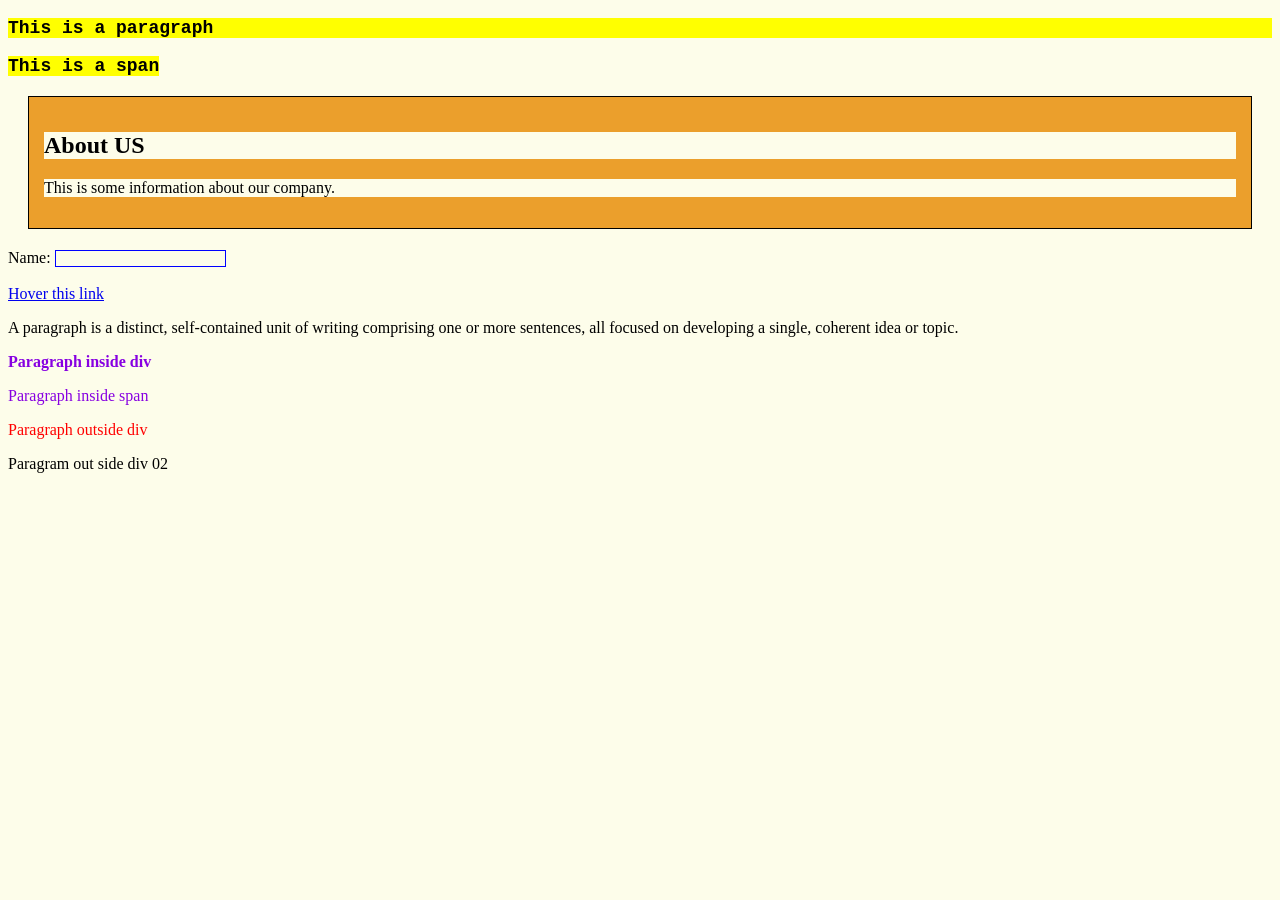
<file: CSS Basics/index.html>
<!DOCTYPE html>
<html lang="en">
<head>
    <meta charset="UTF-8">
    <meta name="viewport" content="width=device-width, initial-scale=1.0">
    <title>Document</title>
    <link rel="stylesheet" href="style.css">
</head>
<body>
    <p class="highlight">This is a paragraph</p>
    <span class="highlight">This is a span</span>

    <main>
        <section id="about-us">
            <h2>About US</h2>
            <p>This is some information about our company.</p>
        </section>
    </main>

    <label for="Name"> Name: </label>
    <input type="text" ><br><br>

    <a href="#">Hover this link</a>

    <p>
        A paragraph is a distinct, self-contained unit of writing comprising one or more sentences, all focused on developing a single, coherent idea or topic.
    </p>

    <div class="container">
        <p>Paragraph inside div</p>
        <span>
            <p>Paragraph inside span</p>
        </span>
    </div>
    <p>Paragraph outside div</p>
    <p>Paragram out side div 02</p>
</body>
</html>
</file>
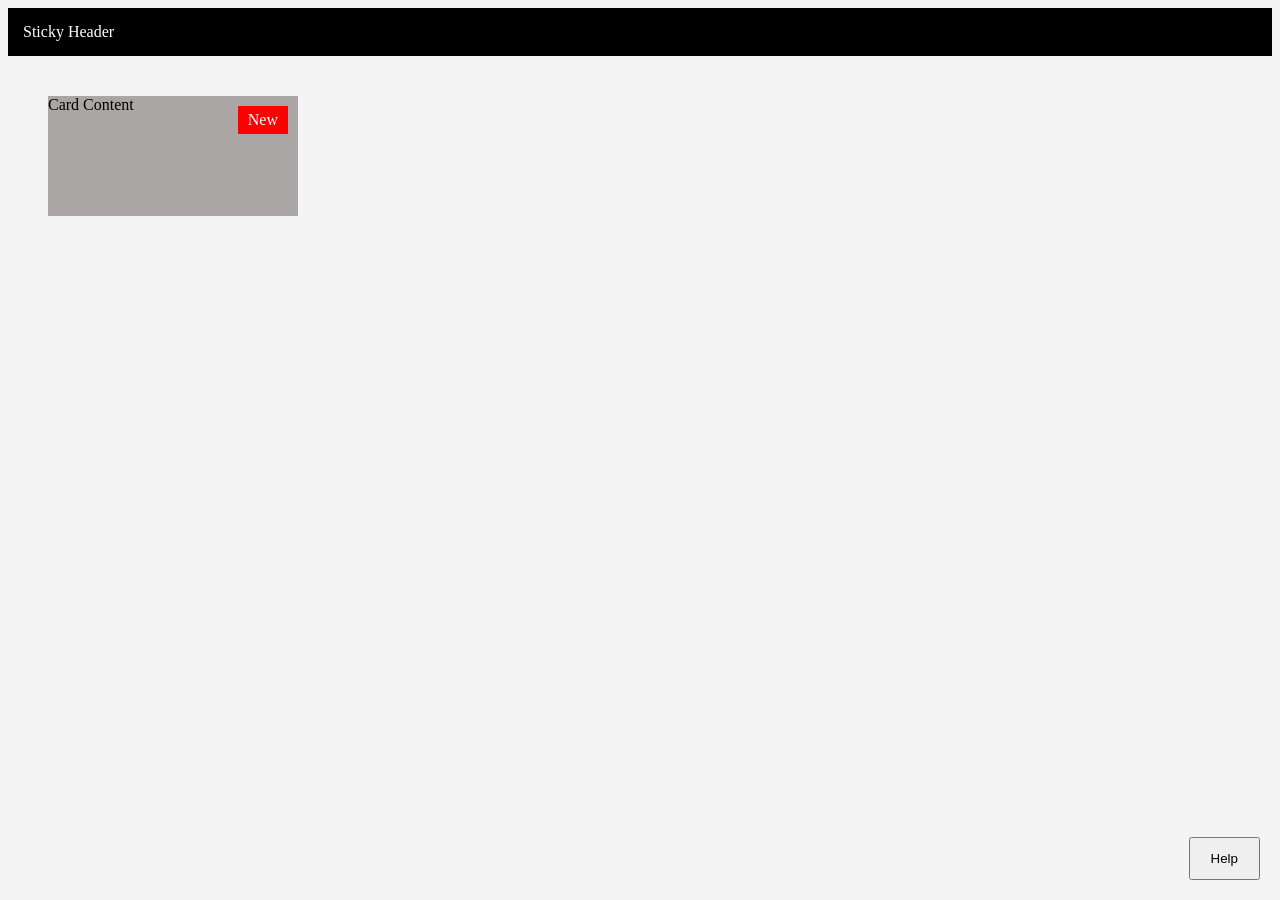
<file: CSS Possition Task 01/index.html>
<!DOCTYPE html>
<html lang="en">
<head>
    <meta charset="UTF-8">
    <meta name="viewport" content="width=device-width, initial-scale=1.0">
    <title>Document</title>
    <link rel="stylesheet" href="style.css">
</head>
<body>
    <div class="header"> Sticky Header </div>

    <div class="card">
        Card Content
        <div class="badge">New</div>
    </div>

    <button class="fixed-btn">Help</button>
</div>
</body>
</html>
</file>
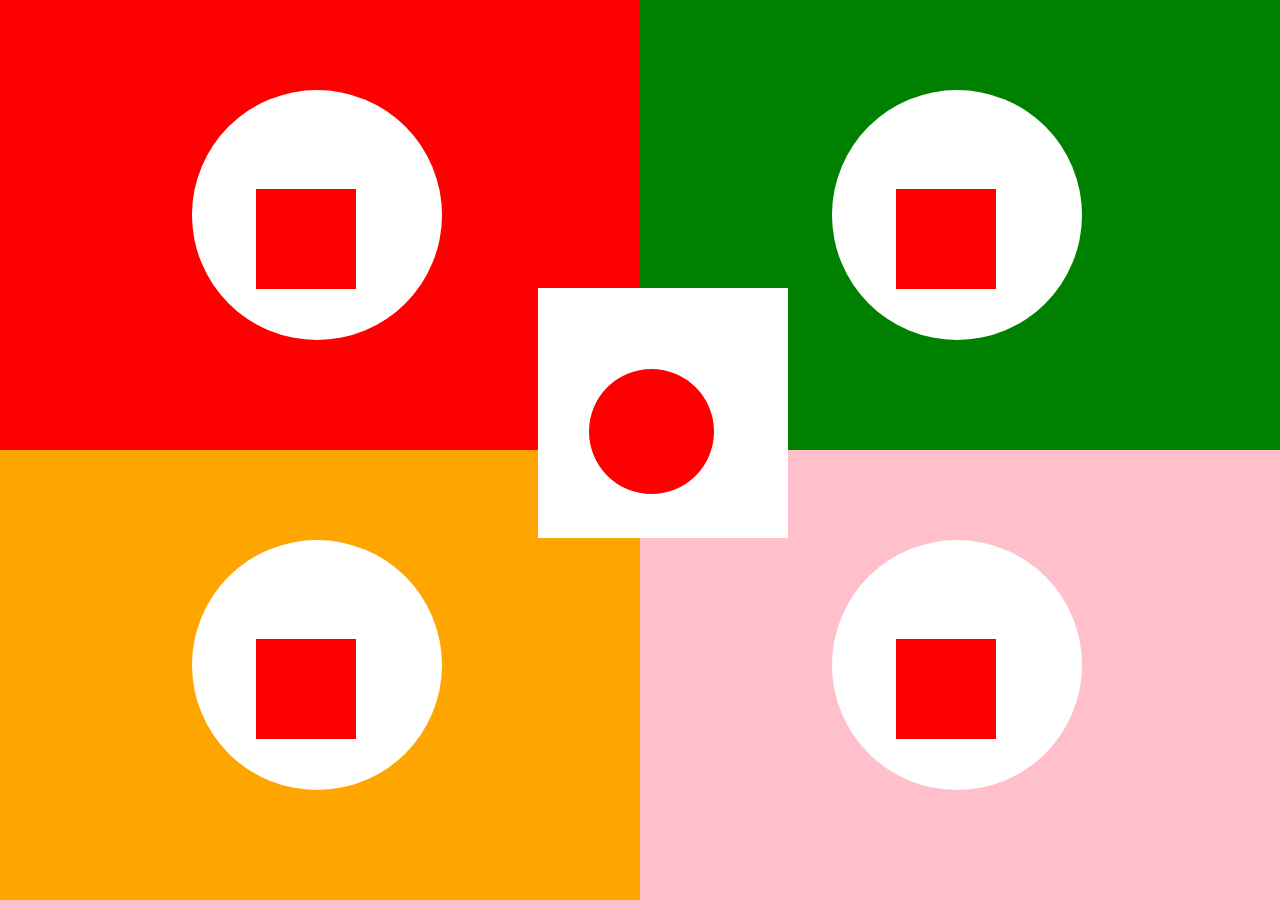
<file: CSS Possition Task 02/index.html>
<!DOCTYPE html>
<html lang="en">
<head>
    <meta charset="UTF-8">
    <title>Case 1 Design</title>
    <link rel="stylesheet" href="style.css">
</head>
<body>

<div class="container">

    <!-- 4 Color Sections -->
    <div class="box red"></div>
    <div class="box green"></div>
    <div class="box orange"></div>
    <div class="box pink"></div>

    <!-- Center Square -->
    <div class="center-box">
        <div class="center-circle"></div>
    </div>

</div>

</body>
</html>
</file>
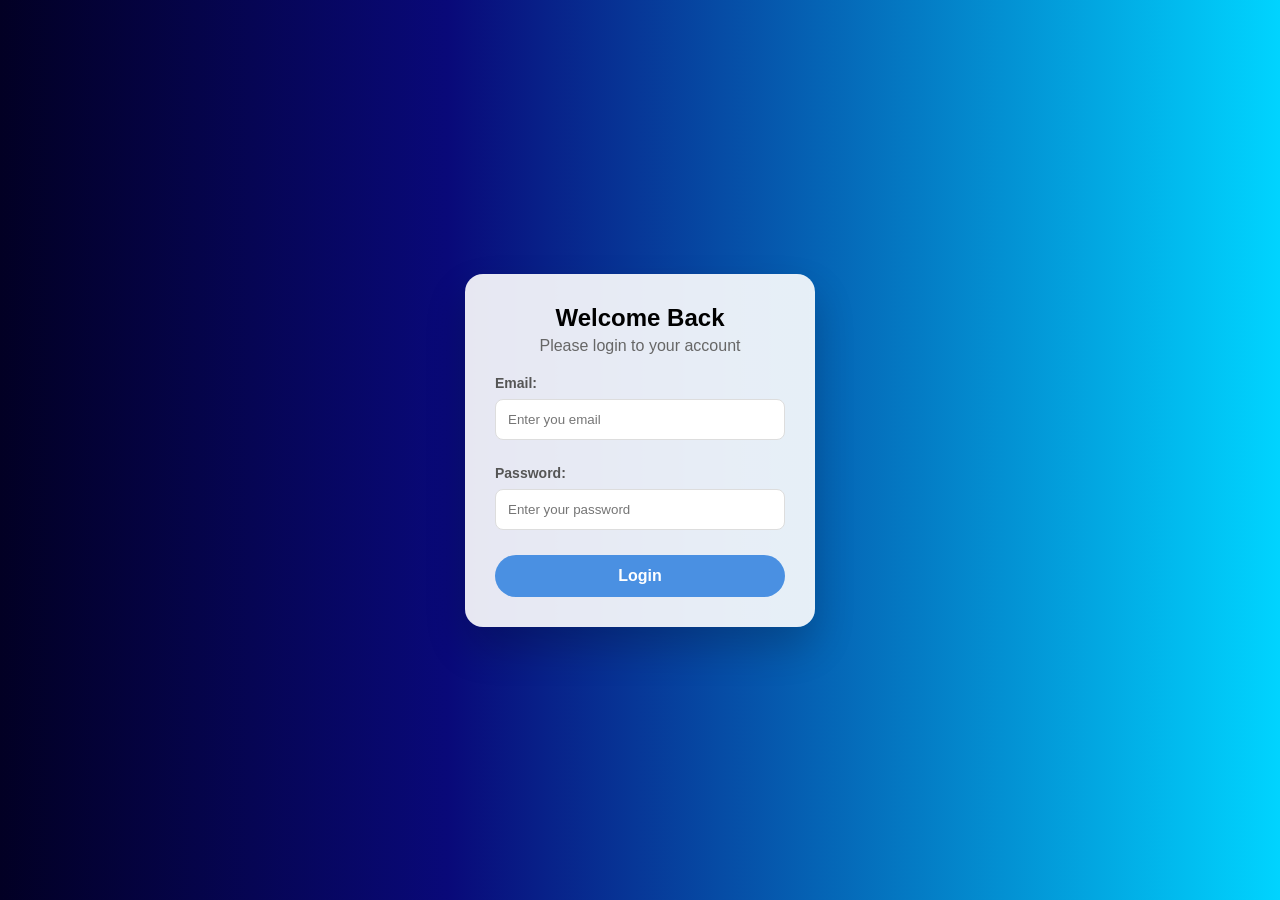
<file: HTML & CSS Task 02/index.html>
<!DOCTYPE html>
<html lang="en">
<head>
    <meta charset="UTF-8">
    <meta name="viewport" content="width=device-width, initial-scale=1.0">
    <title>Task 02</title>
    <link rel="stylesheet" href="style.css">
</head>
<body>
    <div class="login-containers">
        <div class="login-card">
            <h2>Welcome Back</h2>
            <p>Please login to your account</p>

            <form>
                <div class="input-group">
                    <label for="email">Email: </label>
                    <input type="email" name="email" id="email" placeholder="Enter you email">
                </div>

                <div class="input-group">
                    <label for="password">Password: </label>
                    <input type="password" name="password" id="password" placeholder="Enter your password">
                </div>

                <button type="submit">Login</button>
            </form>
        </div>
    </div>
</body>
</html>
</file>
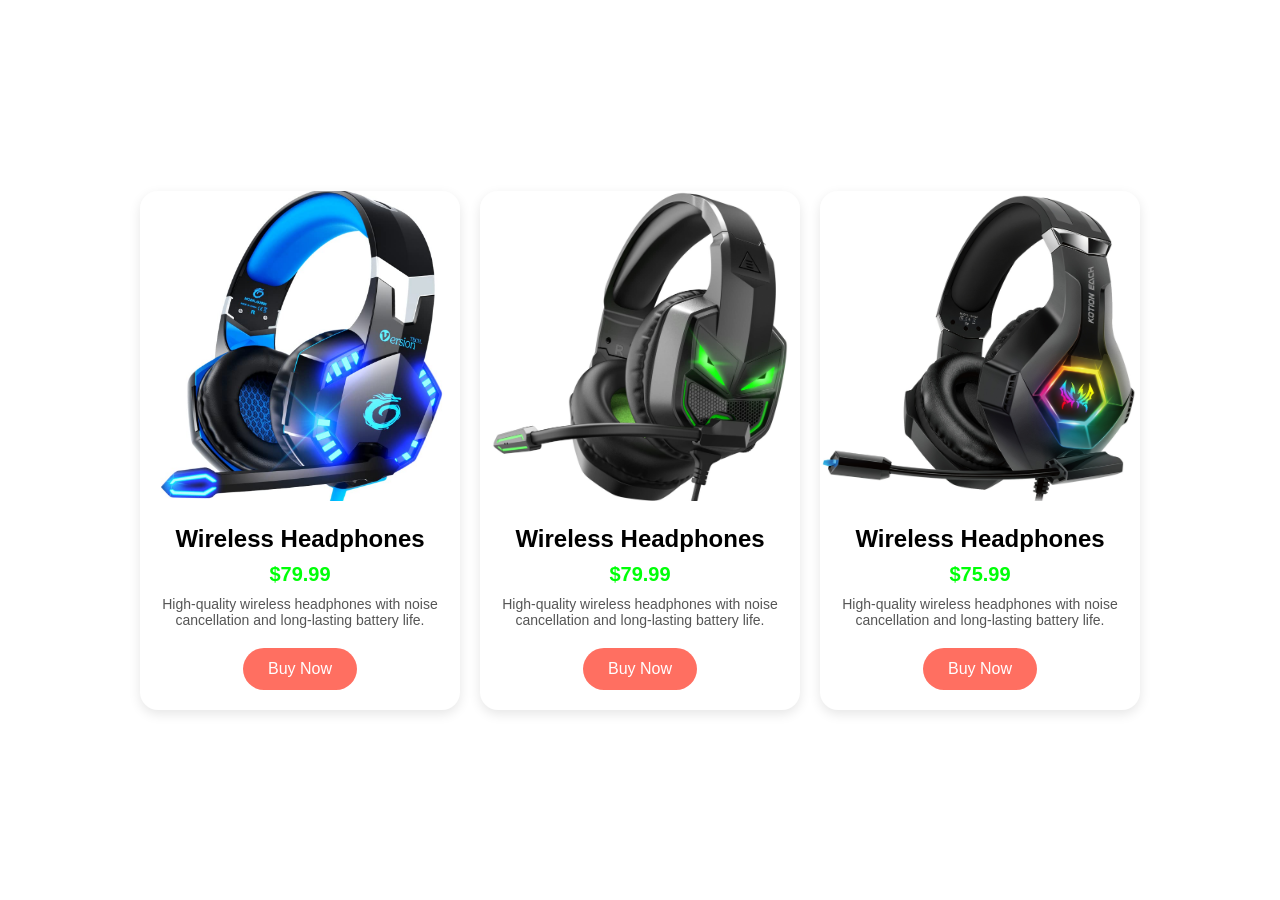
<file: HTML & CSS Task 03/index.html>
<!DOCTYPE html>
<html lang="en">
<head>
    <meta charset="UTF-8">
    <meta name="viewport" content="width=device-width, initial-scale=1.0">
    <title>Document</title>
    <link rel="stylesheet" href="style.css">
</head>
<body>
    <div class="product-card">
        <img src="asset/1.jpg" alt="Product Image">

        <div class="product-info">
            <h2>Wireless Headphones</h2>
            <p class="price">$79.99</p>
            <p class="description">
                High-quality wireless headphones with noise cancellation
                and long-lasting battery life.
            </p>

            <button>Buy Now</button>
        </div>
    </div>

    <div class="product-card">
        <img src="asset/2.jpg" alt="Product Image">

        <div class="product-info">
            <h2>Wireless Headphones</h2>
            <p class="price">$79.99</p>
            <p class="description">
                High-quality wireless headphones with noise cancellation
                and long-lasting battery life.
            </p>

            <button>Buy Now</button>
        </div>
    </div>
    <div class="product-card">
        <img src="asset/3.jpg" alt="Product Image">

        <div class="product-info">
            <h2>Wireless Headphones</h2>
            <p class="price">$75.99</p>
            <p class="description">
                High-quality wireless headphones with noise cancellation
                and long-lasting battery life.
            </p>

            <button>Buy Now</button>
        </div>
    </div>
</body>
</html>
</file>
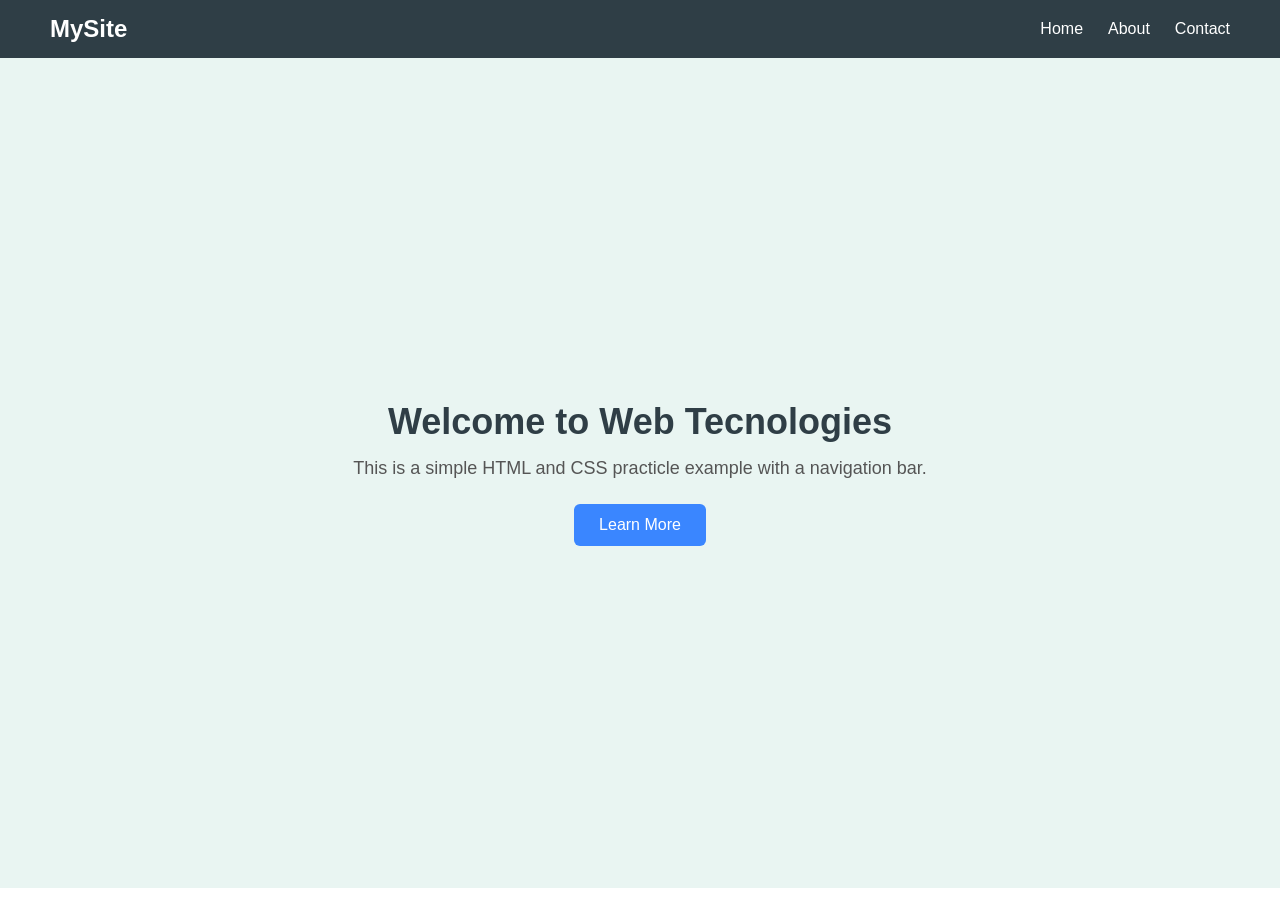
<file: HTML & CSS Using Simple Web Page/index.html>
<!DOCTYPE html>
<html lang="en">
<head>
    <meta charset="UTF-8">
    <meta name="viewport" content="width=device-width, initial-scale=1.0">
    <title>Document</title>
    <link rel="stylesheet" href="style.css">
</head>
<body>
    
    <nav class="navbar">
        <h2 class ="Logo">MySite</h2>
        <ul class ="nac-links">
            <li><a href ="#">Home</a></li>
            <li><a href ="#">About</a></li>
            <li><a href ="#">Contact</a></li>

        </ul>
    </nav>

    <section class ="content">
        <h1>Welcome to Web Tecnologies</h1>

        <p>This is a simple HTML and CSS practicle example with a navigation bar.</p>

        <button>Learn More</button>
    </section>
</body>
</html>
</file>
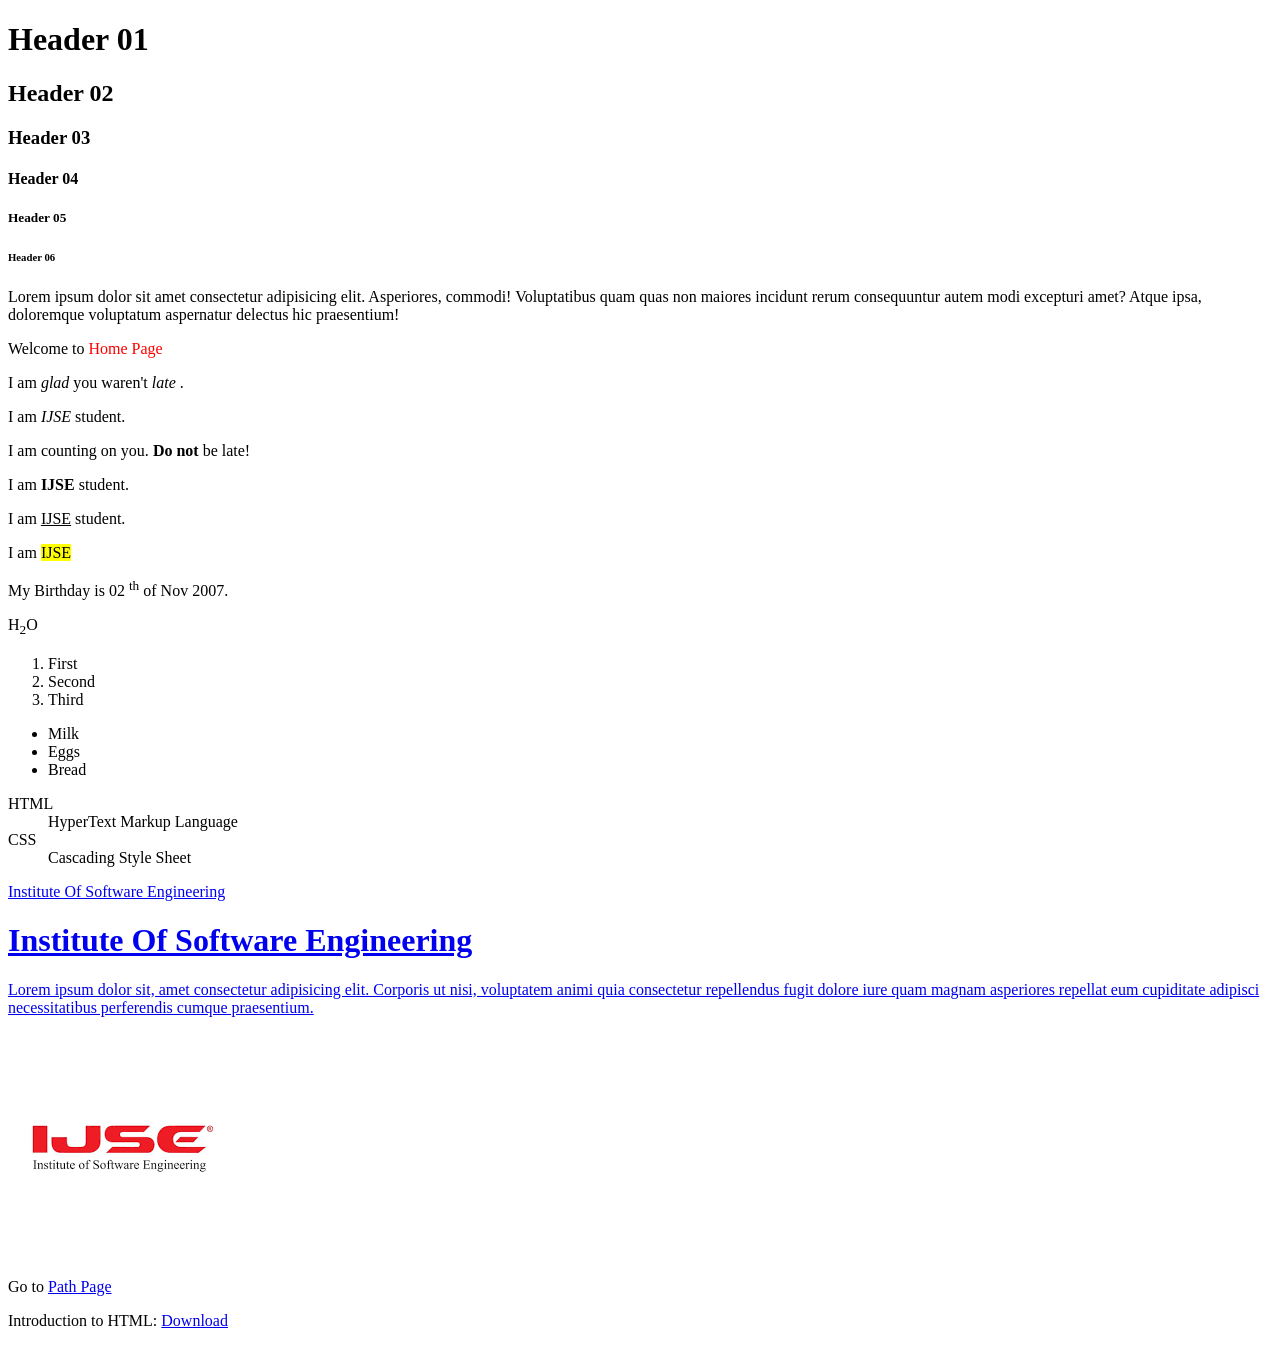
<file: HTML Basics/index.html>
<!DOCTYPE html>
<html lang="en">
<head>
    <meta charset="UTF-8">
    <meta name="viewport" content="width=device-width, initial-scale=1.0">
    <title>My First HTML Page</title>
    <link rel="icon" type="image/png" href="/HTML Basics/asset/Gemini_Generated_Image_ykjjiqykjjiqykjj.png">  
</head>
<body>
    <!--Header-->
    <h1>Header 01</h1>
    <h2>Header 02</h2>
    <h3>Header 03</h3>
    <h4>Header 04</h4>
    <h5>Header 05</h5>
    <h6>Header 06</h6>

    <!-- Paragraph -->
    <p>
        Lorem ipsum dolor sit amet consectetur adipisicing elit. Asperiores, commodi! Voluptatibus quam quas non maiores incidunt rerum consequuntur autem modi excepturi amet? Atque ipsa, doloremque voluptatum aspernatur delectus hic praesentium!
    </p>

    <!-- SpanTag use word color -->
    <p>
        Welcome to <span style="color:red">Home Page</span>
    </p>

    <!-- Italic -->
    <p>
        I am <em>glad</em> you waren't <em>late</em> . 
    </p>

    <p>
        I am <i>IJSE</i> student.
    </p>

    <!-- Bold -->
    <p>
        I am counting on you. <strong>Do not</strong> be late!
    </p>
    
    <p>
        I am <b>IJSE</b> student.
    </p>

    <!-- Underline -->
    <p>
        I am <u>IJSE</u> student.
    </p>

    <!-- Mark(Highlight) -->
    <p> 
        I am <mark>IJSE</mark> 
    </p>

    <!-- Superscript -->
     <p>
        My Birthday is 02 <sup>th</sup> of Nov 2007.
     </p>

    <!-- Subscript -->
     <p>
        H<sub>2</sub>O 
     </p>

     <!-- Ordered List -->
      <ol>
        <li>First</li>
        <li>Second</li>
        <li>Third</li>
      </ol>

     <!-- Unordered List -->
      <ul>
        <li>Milk</li>
        <li>Eggs</li>
        <li>Bread</li>
      </ul>

      <!-- Description List -->
       <dl>
        <dt> HTML </dt>
        <dd> HyperText Markup Language </dd>
        <dt> CSS </dt>
        <dd> Cascading Style Sheet </dd>
       </dl>

       <!-- Hyperlink -->
       <a href="https://www.ijse.lk/">Institute Of Software Engineering</a>

       <!-- Block Level Hyperlink -->
        <a href="https://www.ijse.lk/">
            <h1>Institute Of Software Engineering</h1>
            <p>
                Lorem ipsum dolor sit, amet consectetur adipisicing elit. Corporis ut nisi, voluptatem animi quia consectetur repellendus fugit dolore iure quam magnam asperiores repellat eum cupiditate adipisci necessitatibus perferendis cumque praesentium.
            </p>
        </a>

        <!-- Image give me the website -->
         <a href="https://www.ijse.lk/">
            <img src="/HTML Basics/asset/image.png" 
            title="Institute Of Software Engineering"
            alt="image.png" with="50">
         </a>

         <!-- PDF Path Link -->
          <p>Go to 
            <a href="/HTML Basics/asset/Module Intro.pdf">Path Page</a>
        </p>

          <!-- Download Link -->
           <p>
            Introduction to HTML: 
            <a href="/HTML Basics/asset/Module Intro.pdf" download="HTML-Note">Download</a>
           </p> 
</body>
</html>
</file>
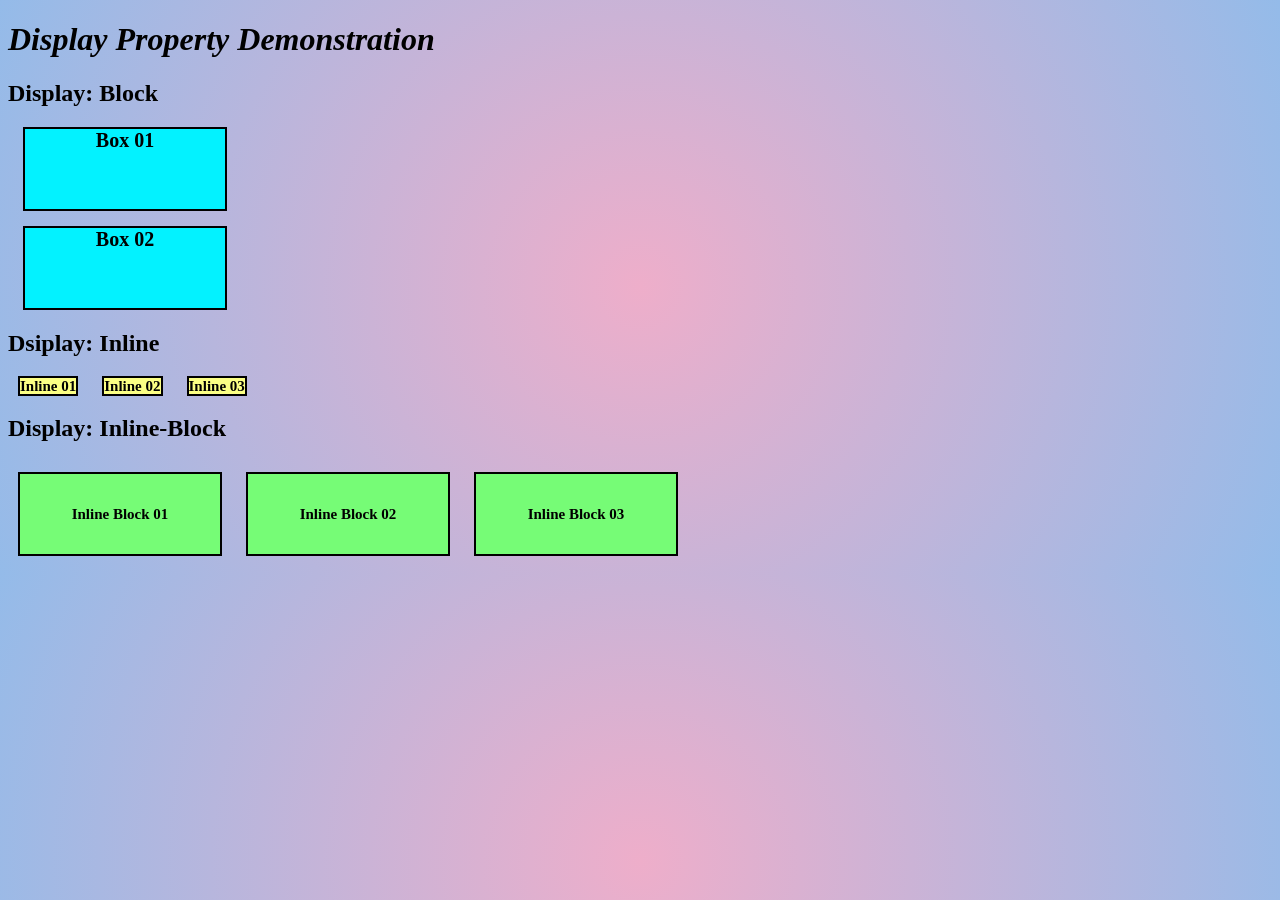
<file: CSS Layout/Display Layout/index.html>
<!DOCTYPE html>
<html lang="en">
<head>
    <meta charset="UTF-8">
    <meta name="viewport" content="width=device-width, initial-scale=1.0">
    <title>Document</title>
    <link rel="stylesheet" href="style.css">
</head>
<body>

    <!-- Display Block -->
    <h1>Display Property Demonstration</h1>
    <h2>Display: Block</h2>
    <div class="block">
        <div class="box">Box 01</div>
        <div class="box">Box 02</div>
    </div>

    <!-- Display Inline -->
    <h2>Dsiplay: Inline</h2>
    <div class="inline">
        <span>Inline 01</span>
        <span>Inline 02</span>
        <span>Inline 03</span>
    </div>

    <!-- Display Inline-Block  -->
    <h2>Display: Inline-Block</h2>
    <div class="inline-block">
        <div>Inline Block 01</div>
        <div>Inline Block 02</div>
        <div>Inline Block 03</div>
    </div>

</body>
</html>
</file>
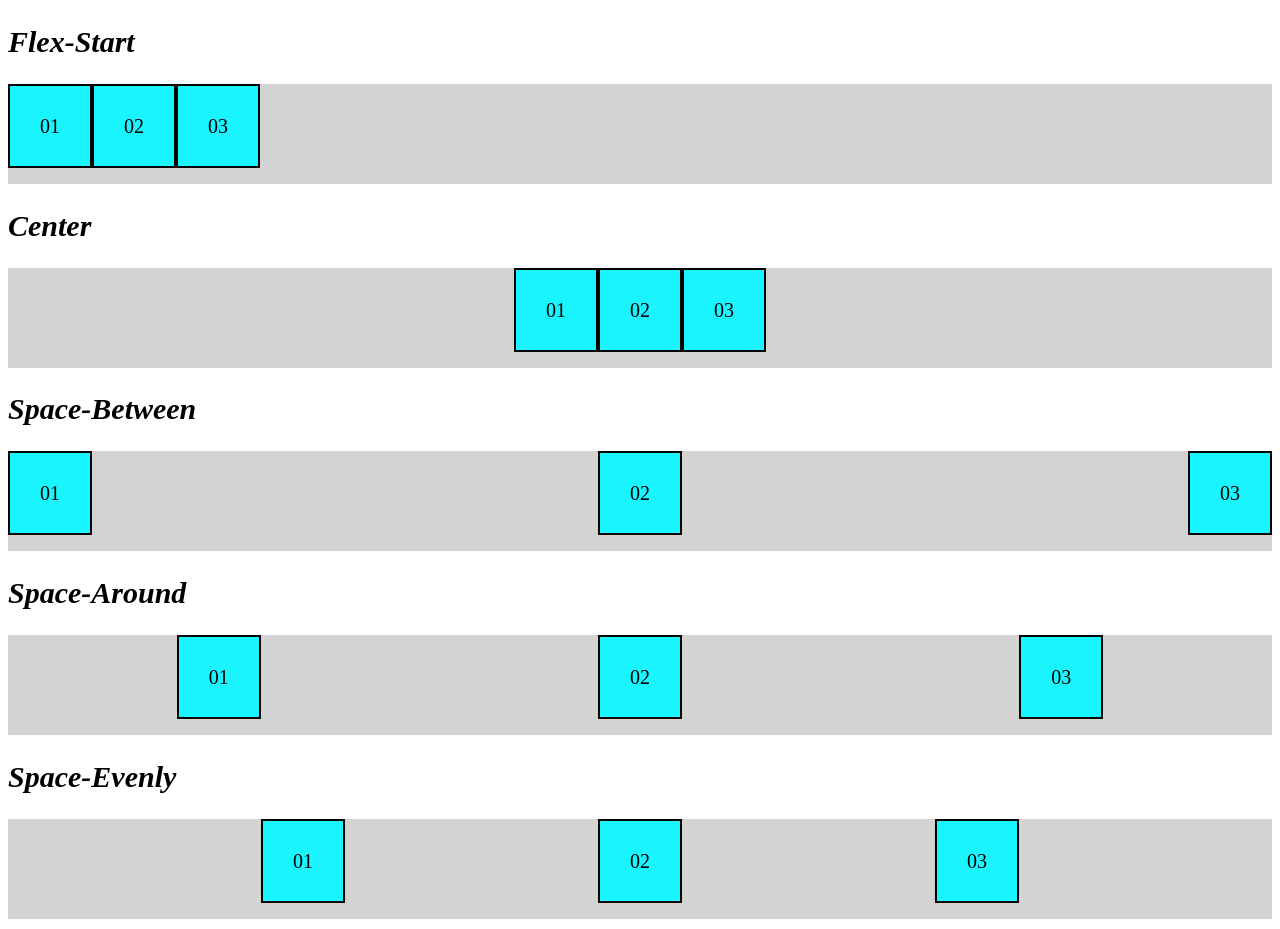
<file: CSS Layout/Flex Alignment/index.html>
<!DOCTYPE html>
<html lang="en">
<head>
    <meta charset="UTF-8">
    <meta name="viewport" content="width=device-width, initial-scale=1.0">
    <title>Document</title>
    <link rel="stylesheet" href="style.css">
</head>
<body>
    <h2>Flex-Start</h2>
    <div class="container start">
        <div class="box">01</div>
        <div class="box">02</div>
        <div class="box">03</div>
    </div>

    <h2>Center</h2>
    <div class="container center">
        <div class="box">01</div>
        <div class="box">02</div>
        <div class="box">03</div>
    </div>

    <h2>Space-Between</h2>
    <div class="container between">
        <div class="box">01</div>
        <div class="box">02</div>
        <div class="box">03</div>
    </div>

    <h2>Space-Around</h2>
    <div class="container around">
        <div class="box">01</div>
        <div class="box">02</div>
        <div class="box">03</div>
    </div>

    <h2>Space-Evenly</h2>
    <div class="container evenly">
        <div class="box">01</div>
        <div class="box">02</div>
        <div class="box">03</div>
    </div>
</body>
</html>
</file>
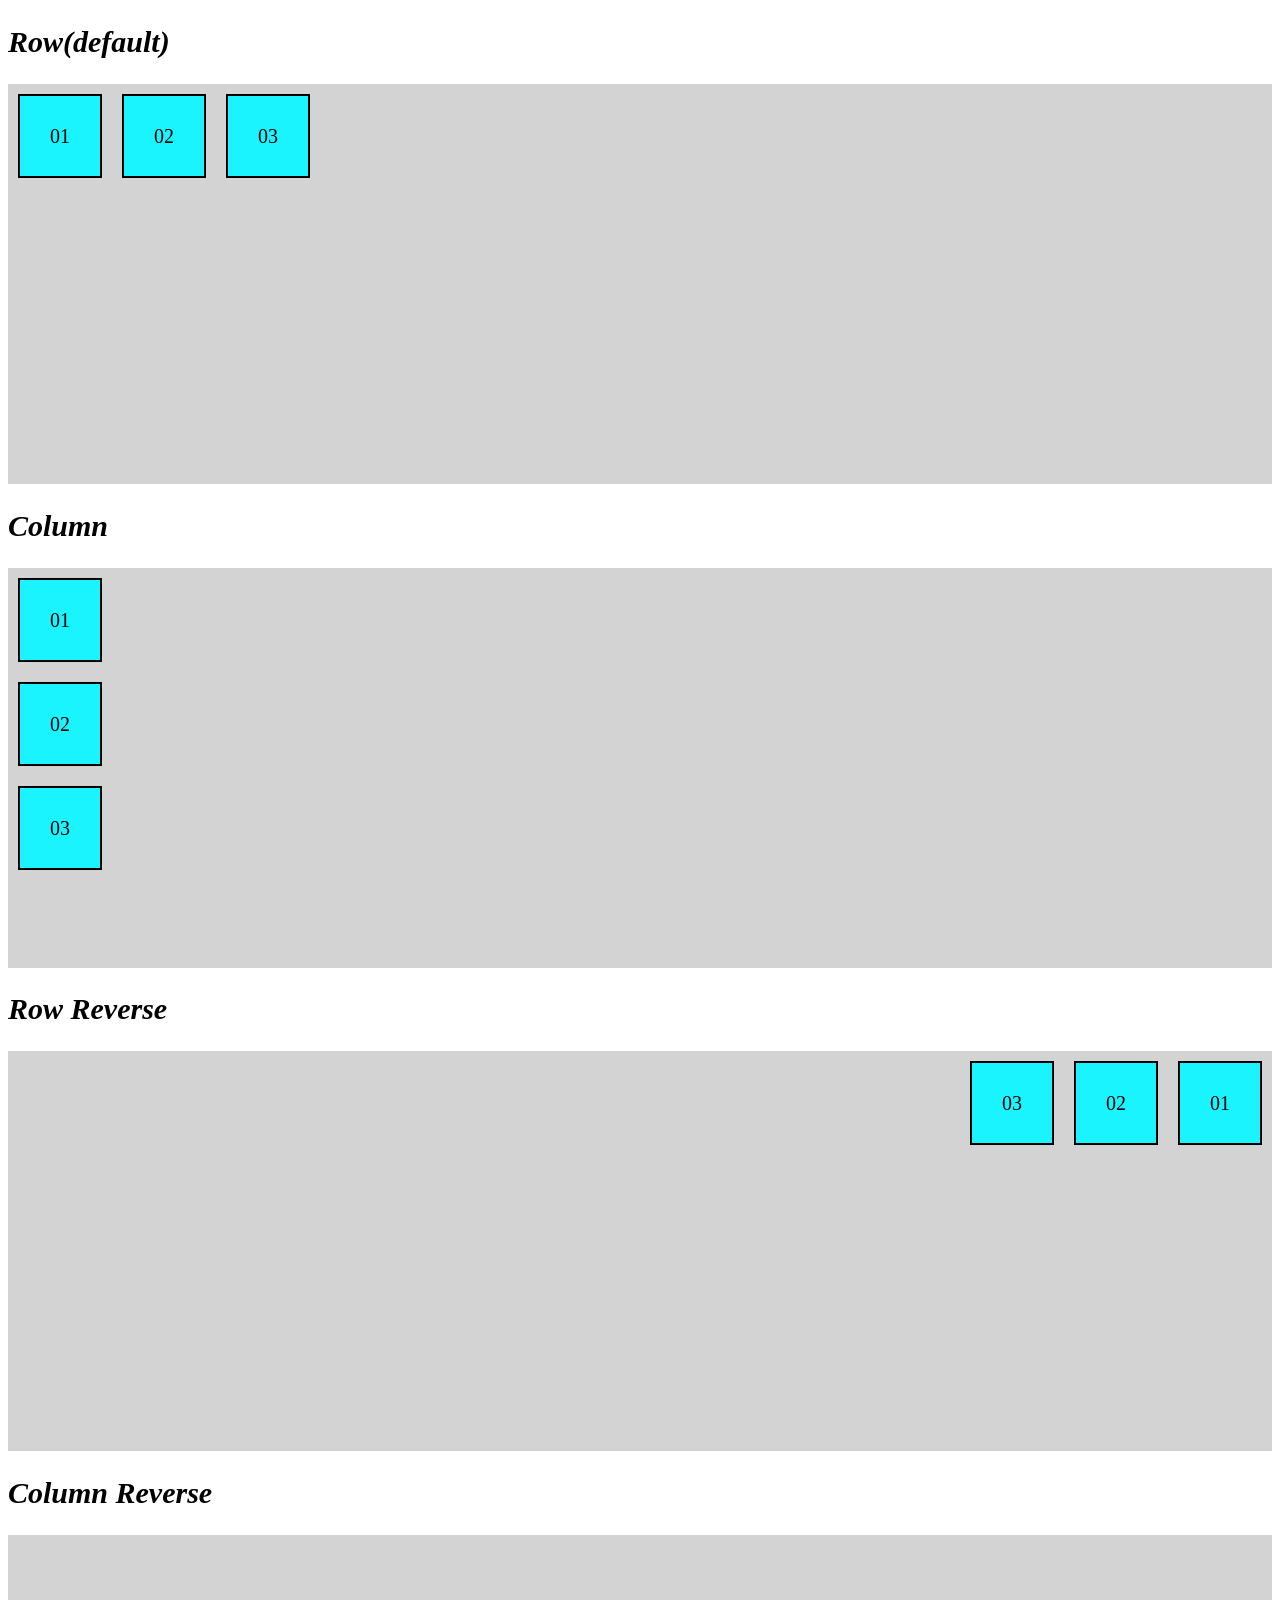
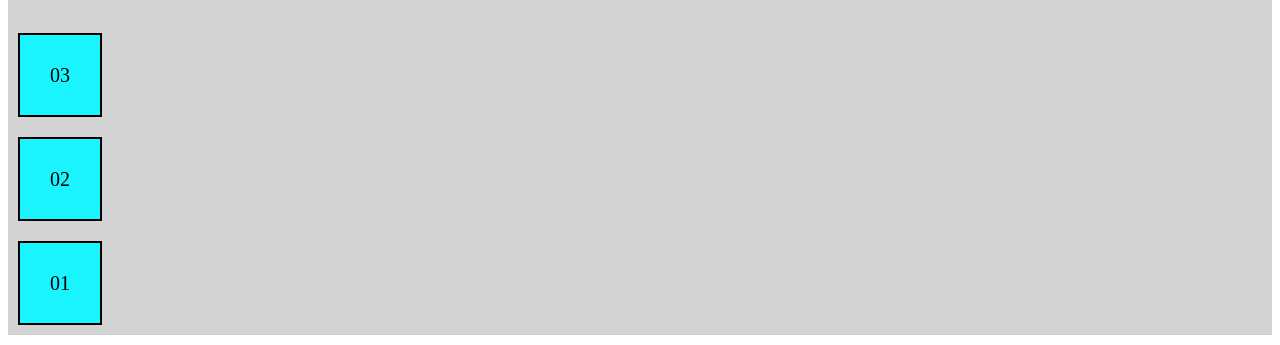
<file: CSS Layout/Flex Directions/index.html>
<!DOCTYPE html>
<html lang="en">
<head>
    <meta charset="UTF-8">
    <meta name="viewport" content="width=device-width, initial-scale=1.0">
    <title>Document</title>
    <link rel="stylesheet" href="style.css">
</head>
<body>
    <h2>Row(default)</h2>
    <div class="container row">
        <div class="box">01</div>
        <div class="box">02</div>
        <div class="box">03</div>
    </div>

    <h2>Column</h2>
    <div class="container column">
        <div class="box">01</div>
        <div class="box">02</div>
        <div class="box">03</div>
    </div>

    <h2>Row Reverse</h2>
    <div class="container row-reverse">
        <div class="box">01</div>
        <div class="box">02</div>
        <div class="box">03</div>
    </div>

    <h2>Column Reverse</h2>
    <div class="container column-reverse">
        <div class="box">01</div>
        <div class="box">02</div>
        <div class="box">03</div>
    </div>
</body>
</html>
</file>
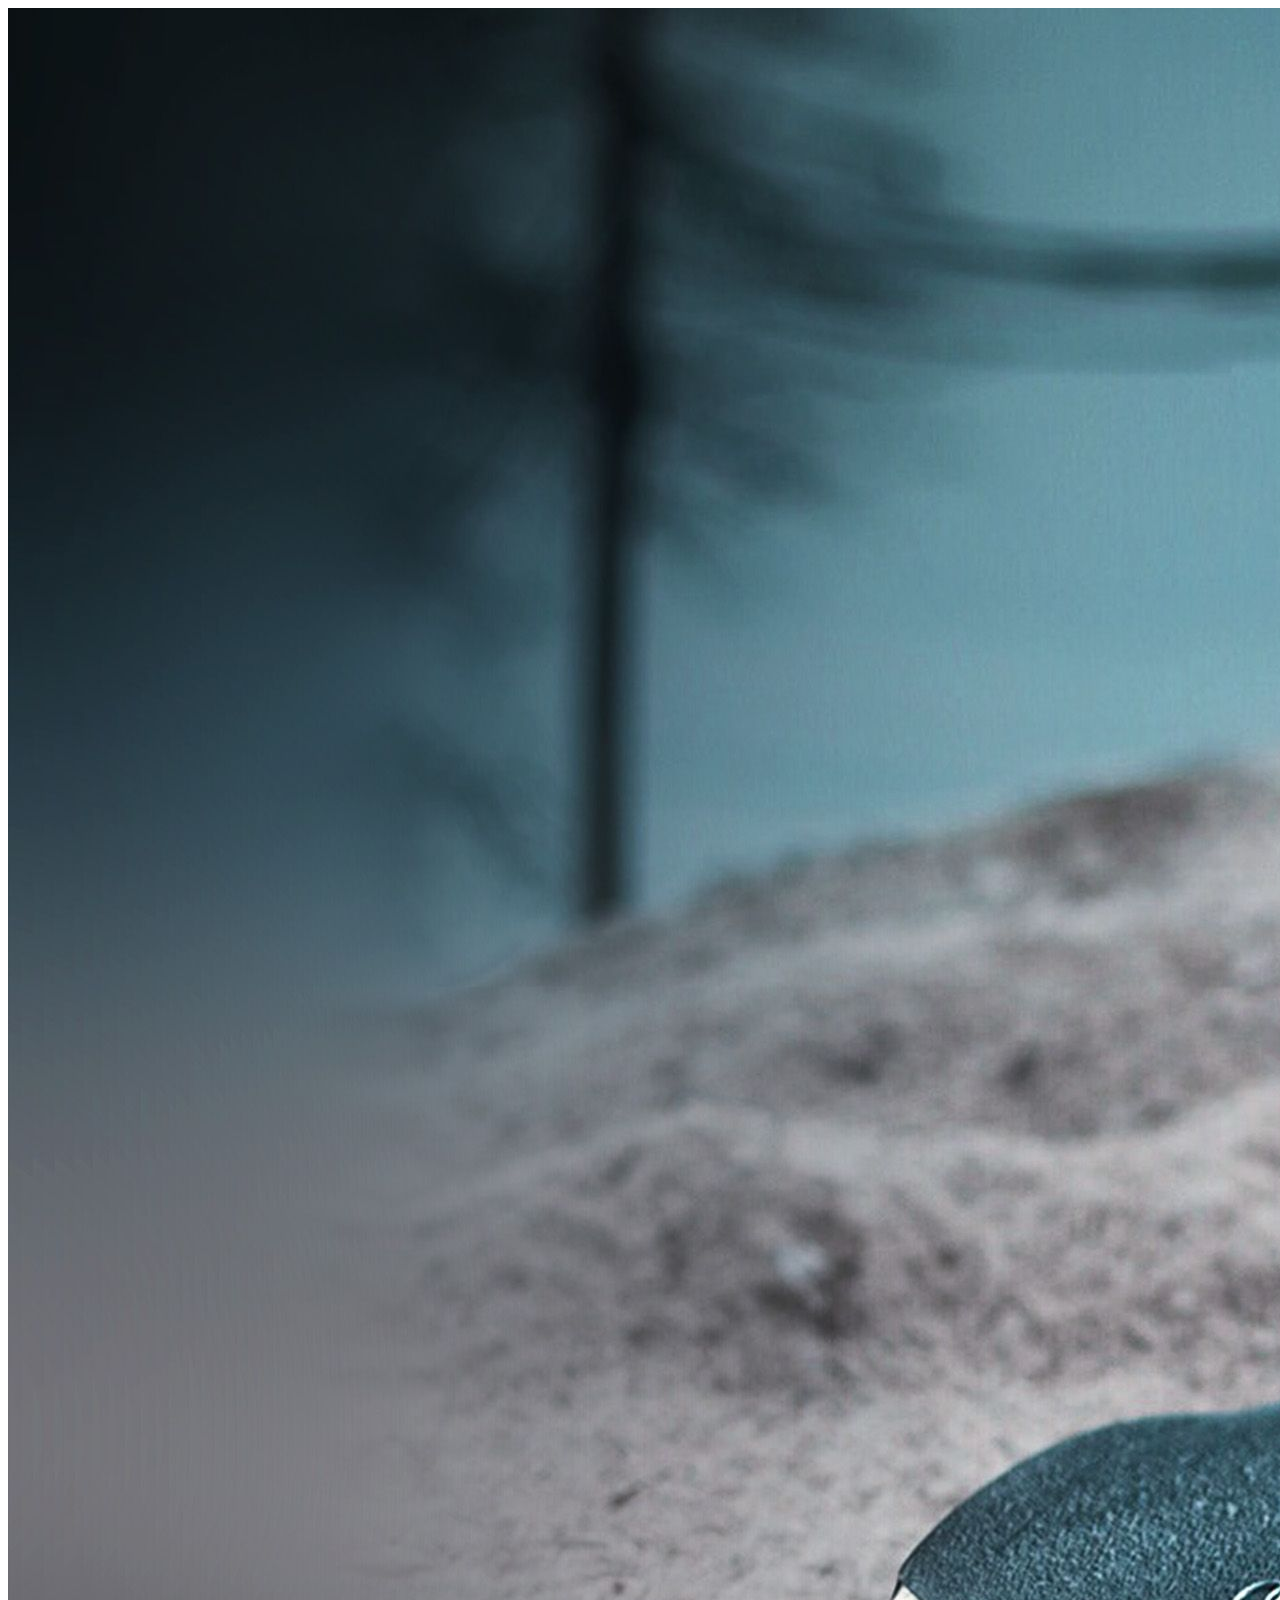
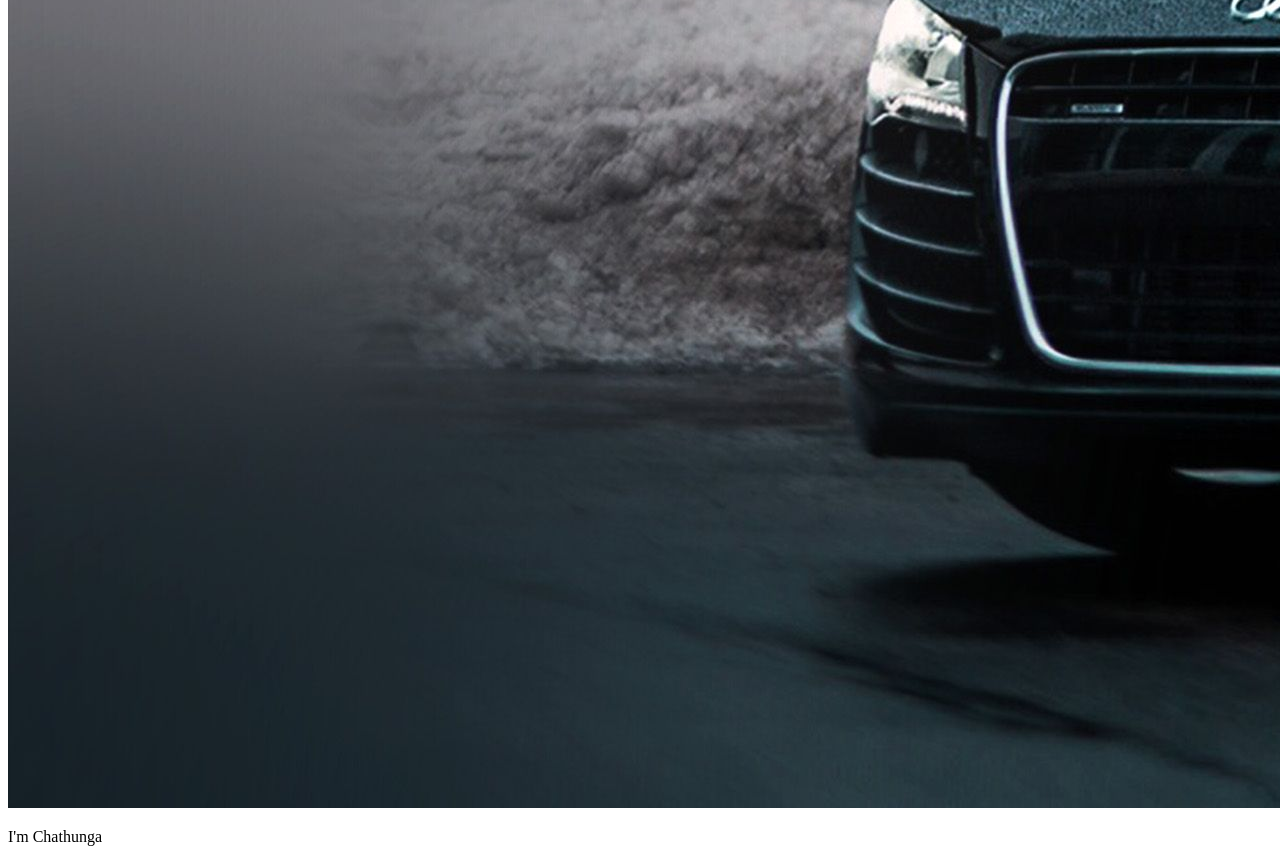
<file: CSS Layout/Float & Clear Layout/index.html>
<!DOCTYPE html>
<html lang="en">
<head>
    <meta charset="UTF-8">
    <meta name="viewport" content="width=device-width, initial-scale=1.0">
    <title>Document</title>
    <link rel="stylesheet" href="style.css">
</head>
<body>
    <img src="img/wp9081631-rain-car-4k-wallpapers.jpg" alt="float-img">
    <p>I'm Chathunga</p>
</body>
</html>
</file>
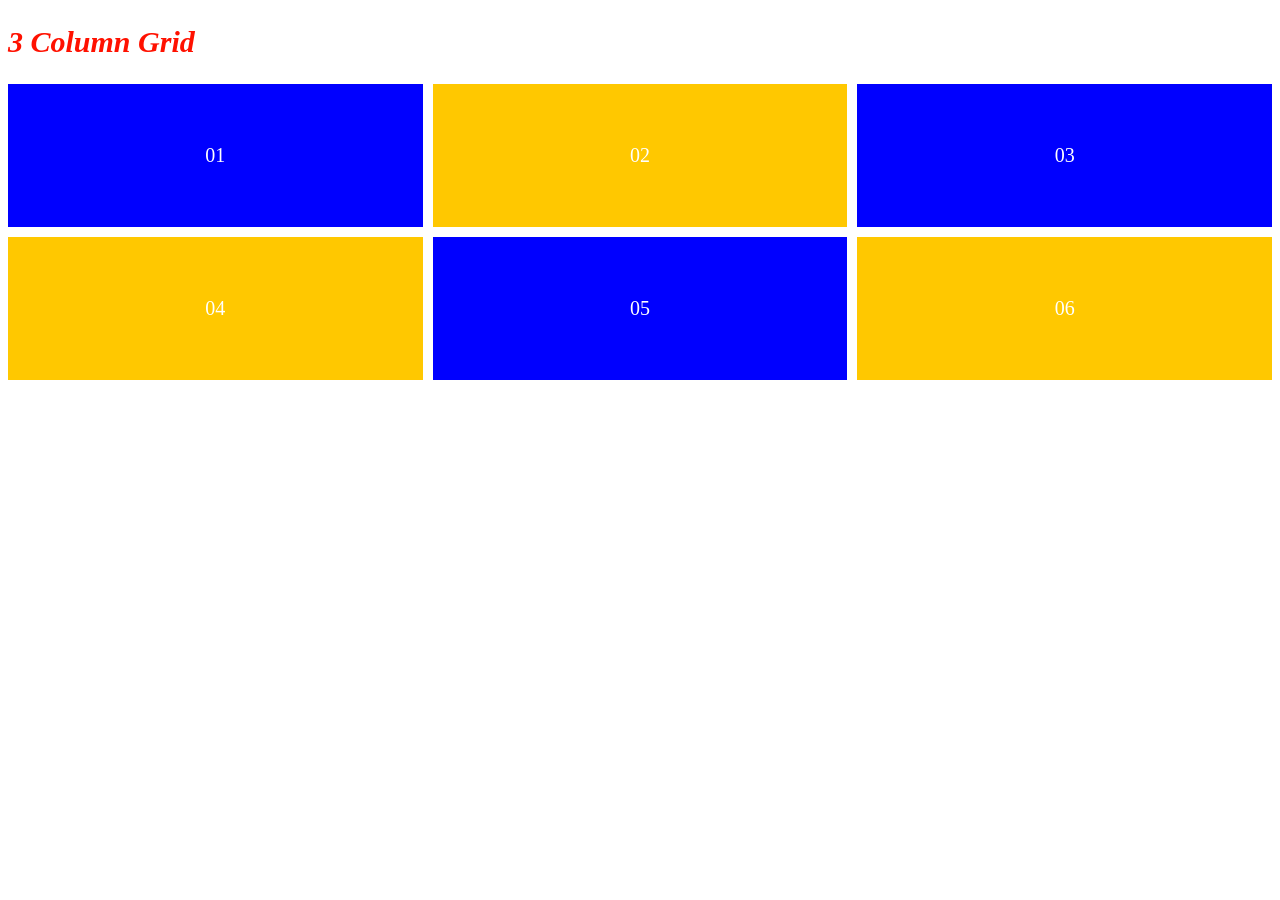
<file: CSS Layout/Grid Layout/index.html>
<!DOCTYPE html>
<html lang="en">
<head>
    <meta charset="UTF-8">
    <meta name="viewport" content="width=device-width, initial-scale=1.0">
    <title>Document</title>
    <link rel="stylesheet" href="style.css">
</head>
<body>
    <!-- <h2>2 Column Grid</h2>

    <div class="grid-container">
        <div class="box blue">1</div>
        <div class="box orange">2</div>
        <div class="box blue">3</div>
        <div class="box orange">4</div>
    </div> -->

    <h2>3 Column Grid</h2>

    <div class="grid-container">
        <div class="box blue">01</div>
        <div class="box orange">02</div>
        <div class="box blue">03</div>
        <div class="box orange">04</div>
        <div class="box blue">05</div>
        <div class="box orange">06</div>
    </div>
</body>
</html>
</file>
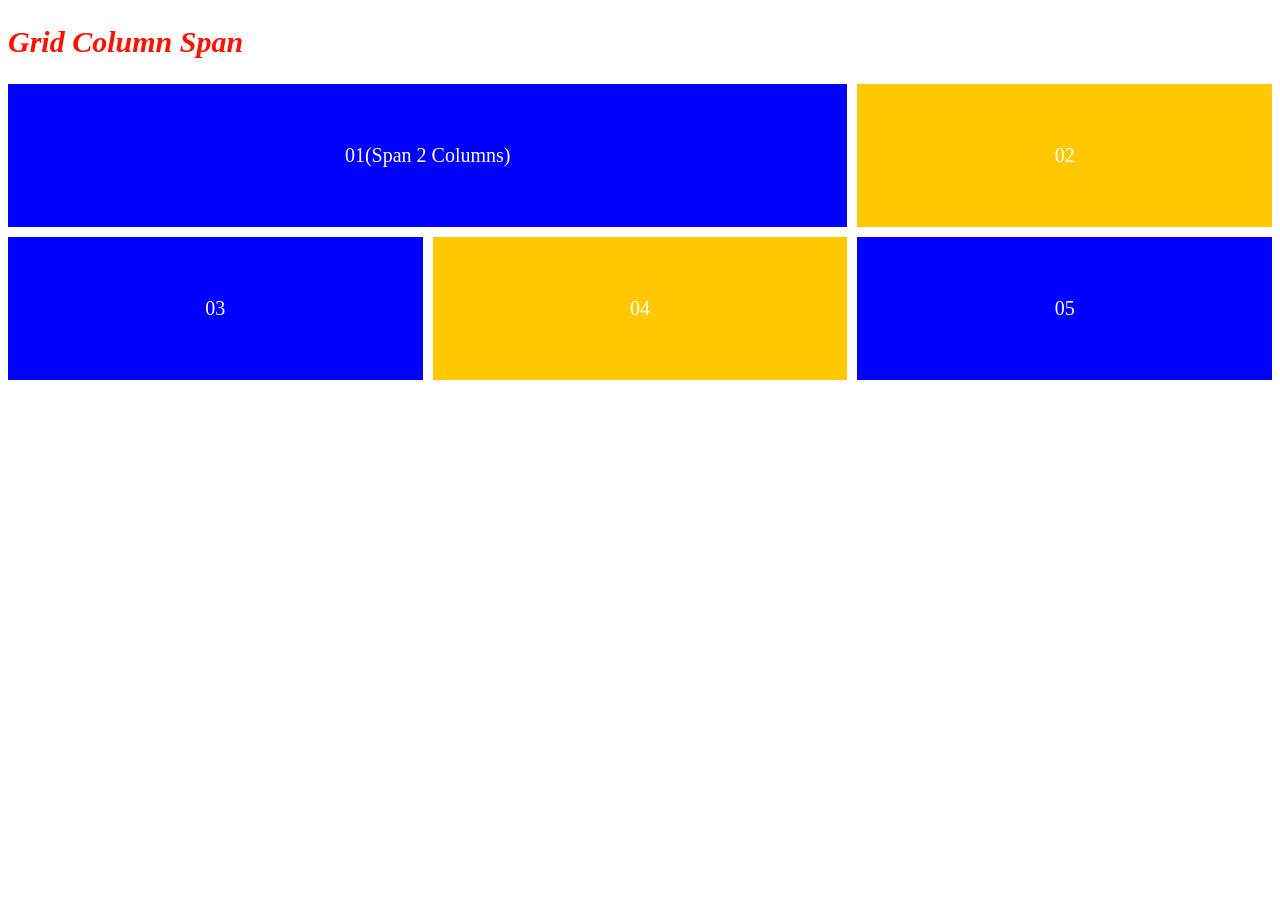
<file: CSS Layout/Grid Span/index.html>
<!DOCTYPE html>
<html lang="en">
<head>
    <meta charset="UTF-8">
    <meta name="viewport" content="width=device-width, initial-scale=1.0">
    <title>Document</title>
    <link rel="stylesheet" href="style.css">
</head>
<body>

    <h2>Grid Column Span</h2>
    <div class="grid-container">
        <div class="box blue span">01(Span 2 Columns)</div>
        <div class="box orange">02</div>
        <div class="box blue">03</div>
        <div class="box orange">04</div>
        <div class="box blue">05</div>
    </div>
</body>
</html>
</file>
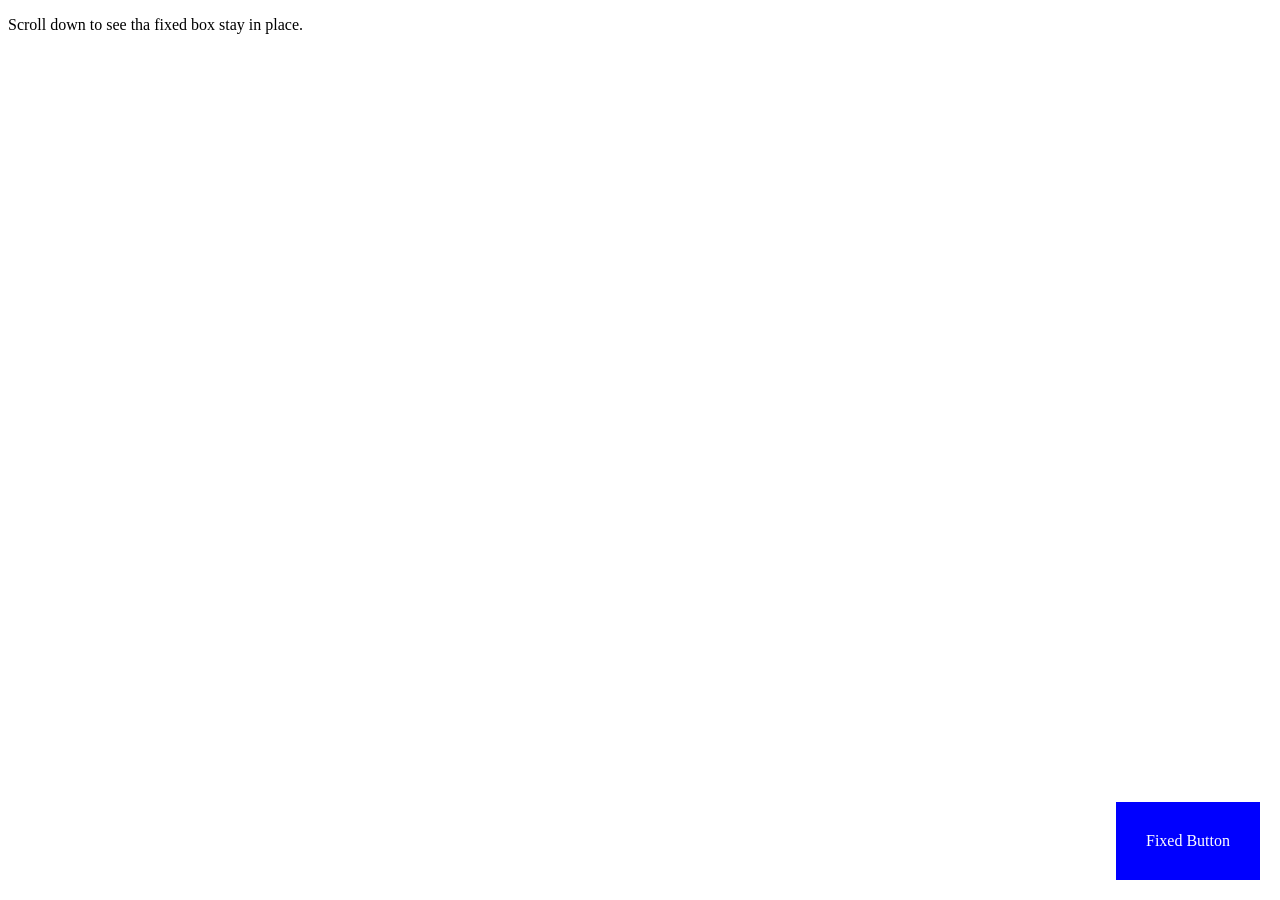
<file: CSS Positions/Fixed Possition & Absolute Possition/index.html>
<!DOCTYPE html>
<html lang="en">
<head>
    <meta charset="UTF-8">
    <meta name="viewport" content="width=device-width, initial-scale=1.0">
    <title>Document</title>
    <link rel="stylesheet" href="style.css">
</head>
<body>
    <p>Scroll down to see tha fixed box stay in place.</p>
    <div style="height: 100px;"></div>

    <div class="fixed-box">
        Fixed Button
    </div>
</body>
</html>
</file>
<file: CSS Basics/style.css>
h1 {
    color: blue;
}

/* class to the apply css */
.highlight {
    background-color: yellow;
    font-weight: bold;
    font-family: 'Courier New', Courier, monospace;
    font-size: large;
}

/* id to the apply css */
#about-us {
    margin: 20px;
    padding: 15px;
    border: 1px solid;
    background-color: rgb(235, 159, 44);
}

/* fully page apply css */
*{
    margin: 1;
    padding: 0;
    box-sizing: border-box;
    background-color: rgb(253, 253, 234);
}

/* select attribute to apply css */
input[type="text"] {
    border: 1px solid blue;
}
/* pseudo class use in css */
a:hover{
    color: rgb(255, 0, 0);
    font-weight: bold;
}

/* pseudo elements use in css */
/* p::first-letter{
    color: rgb(255, 0, 183);
    font-size: 25px;
} */

/* child combinator (>) */
div > p {
    font-weight: bold;
}

/* descendant combinator (Space) */
div p {
    color: rgb(135, 0, 225);
}

/* adjacent sibling combinator (+) */
div + p {
    color: red;
}
</file>
<file: CSS Possition Task 01/style.css>
body {
    height: 150px;
    background-color: #f4f4f4;
}

.header {
    position: sticky;
    top: 0;
    background-color: #000000;
    color: white;
    padding: 15px;
}

.card {
    position: relative;
    width: 250px;
    height: 120px;
    margin: 40px ;
    background-color: rgb(170, 166, 166);
}

.badge {
    position: absolute;
    top: 10px;
    right: 10px;
    background-color: rgb(255, 0, 0);
    color: white;
    padding: 5px 10px;
}

.fixed-btn {
    position: fixed;
    bottom: 20px;
    right: 20px;
    padding: 12px 20px;
}
</file>
<file: CSS Possition Task 02/style.css>
* {
    margin: 0;
    padding: 0;
    box-sizing: border-box;
}

.container{
    position: relative;
    width: 100vw;
    height: 100vh;
}

.box{
    position: relative;
    height: 50%;
    width: 50%;
}

.red{
    position: absolute;
    background-color: red;
}
.green{
    position: absolute;
    right: 0;
    background-color: green;
}
.orange{
    position: absolute;
    bottom: 0;
    background-color: orange;
}
.pink{
    position: absolute;
    bottom: 0;
    right: 0;
    background-color: pink;
}

.center-box {
    position: absolute;
    width: 250px;
    height: 250px;
    background: white;
    top: 32vh;
    left: 42vw;
}

.center-circle {
    position: absolute;
    width: 125px;
    height: 125px;
    background: red;
    border-radius: 50%;
    top: 9vh;
    left: 4vw;
}

.box::before {
    content: "";
    width: 250px;
    height: 250px;
    background: white;
    border-radius: 50%;
    position: absolute;
    top: 10vh;
    left: 15vw;
}

.box::after {
    content: "";
    width: 100px;
    height: 100px;
    background: red;
    position: absolute;
    top: 21vh ;
    left:20vw;
}
</file>
<file: HTML & CSS Task 02/style.css>
*{
    margin: 0;
    padding: 0;
    box-sizing: border-box;
}

body{
    font-family: "Segoe UI", Arial, Helvetica, sans-serif;
    min-height: 100vh;
    display: flex;
    justify-content: center;
    align-items: center;
    background: linear-gradient(
        90deg,
        rgba(2, 0, 36, 1) 0%,
        rgba(9, 9, 121, 1) 35%,
        rgba(0, 212, 255, 1) 100%
    );
}

/* Container no longer needs flex */
.login-container{
    width: 100%;
    height: 100%;
    display: flex;
    justify-content: center;
    align-items: center;
}

.login-card {
    background-color: rgba(255, 255, 255, 0.9);
    padding: 30px;
    border-radius: 18px;
    box-shadow: 0 20px 40px rgba(0, 0, 0, 0.2);
    width: 350px;
    text-align: center;
    animation: fadeIn 0.6s ease;
}

.login-card h2 {
    margin-bottom: 5px;
}

.login-card p {
    color: #666;
    margin-bottom: 20px;
}

.input-group {
    text-align: left;
    margin-bottom: 25px;
}

.input-group label {
    display: block;
    margin-bottom: 8px;
    color: #555;
    font-size: 14px;
    font-weight: bold;
}

.input-group input {
    width: 100%;
    padding: 12px;
    border: 1px solid #ddd;
    border-radius: 8px;
    outline: none;
    transition: border-color 0.3s;
}

.input-group input:focus {
    outline: none;
    border-color: #764ba2;
}

button {
    width: 100%;
    padding: 12px;
    background-color: #4a90e2;
    color: white;
    border: none;
    border-radius: 25px;
    font-size: 16px;
    font-weight: bold;
    cursor: pointer;
    transition: transform 0.3s ease, background-color 0.3s ease;
}

button:hover {
    background-color: #357abd;
    transform: scale(1.05);
}

@keyframes fadeIn {
    from{
        opacity: 0;
        transform: translateY(15px);
    }
    to{
        opacity: 1;
        transform: translateY(0);
    }
}

@media(max-width:480px){
    .login-card{
        width: 90px;
        padding: 25px;
    }
}
</file>
<file: HTML & CSS Task 03/style.css>
* {
    margin: 0;
    padding: 0;
    box-sizing: border-box;
}

body {
    font-family: 'Segoe UI', Arial, sans-serif;
    background-color: linear-gradient(to right, #f6f9fc, #e9eff5);
    display: flex;
    justify-content: center;
    align-items: center;
    height: 100vh;
    margin: 0;
}

.product-card {
    background-color: white;
    width: 320px;
    border-radius: 18px;
    overflow: hidden;
    box-shadow: rgba(0, 0, 0, 0.1) 0px 4px 12px;
    transition: transform 0.3s ease, box-shadow 0.3s ease;
    margin: 10px;
}

.product-card:hover {
    transform: translateY(-10px);
    box-shadow: rgba(0, 0, 0, 0.1) 0px 4px 12px;
}

.product-card img {
    width: 100%;
    height: 310px; 
    object-fit: cover;
}

.product-info {
    padding: 20px;
    text-align: center;
}

.price {
    color: rgb(0, 255, 8);
    font-size: 20px;
    font-weight: bold;
    margin: 10px 0;
}

.description {
    font-size: 14px;
    color: #555;
    margin-bottom: 20px;
}

button {
    background-color: #ff6f61;
    color: white;
    border: none;
    padding: 12px 25px;
    border-radius: 25px;
    font-size: 16px;
    cursor: pointer;
    transition: background-color 0.3s ease, transform 0.2s ease;
}

button:hover {
    background-color: #ff3b2f;
    transform: scale(1.05);
}
</file>
<file: HTML & CSS Using Simple Web Page/style.css>
* {
    margin: 0;
    padding: 0;
    box-sizing: border-box;
    font-family: Arial, Helvetica, sans-serif;
}

.navbar {
    background-color: #2f3e46;
    color: white;
    display: flex;
    justify-content: space-between;
    align-items: center;
    padding: 15px 50px;
}

.Logo {
    font-size: 24px;
}

.nac-links {
    list-style: none;
    display: flex;
    gap: 25px;
}

.nac-links li a {
    text-decoration: none;
    color: white;
    font-size: 16px;
}

.nac-links li a:hover {
    color: #90dbf4;
}

.content {
    height: calc(100vh - 70px);
    background-color: #e9f5f2;
    display: flex;
    flex-direction: column;
    justify-content: center;
    align-items: center;
    text-align: center;
    padding: 20px;
}

.content h1 {
    font-size: 36px;
    margin-bottom: 15px;
    color: #2f3e46;
}

.content p {
    font-size: 18px;
    margin-bottom: 25px;
    color: #555;
}

.content button {
    padding: 12px 25px;
    font-size: 16px;
    border: none;
    border-radius: 6px;
    background-color: #3a86ff;
    color: white;
    cursor: pointer;
}

.content button:hover {
    background-color: #265df2;
}
</file>
<file: CSS Layout/Display Layout/style.css>
body {
    font-family:'Comic Sans MS';
    background: #EEAECA;
background: radial-gradient(circle, rgba(238, 174, 202, 1) 0%, rgba(148, 187, 233, 1) 100%);
}

h1 {
    font-style: oblique;
}

h2 {
    margin-top: 20px;
}

/* Display Block */
.box {
    display: block;
    background: rgb(3, 242, 255);
    margin: 15px;
    text-align: center;
    border: 2px solid black;
    font-size: 20px;
    font-weight: bold;
}

.block div {
    display: block;
    width: 200px;
    height: 80px;
}

/* Display Inline */
.inline span {
    display: inline;
    background: rgb(251, 255, 132);
    width: 200px;
    height: 150px;
    border: 2px solid black;
    margin: 10px;
    font-size: 15px;
    font-weight: bold;
}

/* Display Inline-Block */
.inline-block div {
    display: inline-block;
    width: 200px;
    height: 80px;
    background: rgb(118, 252, 118);
    margin: 10px;
    text-align: center;
    line-height: 80px;
    font-size: 15px;
    font-weight: bold;
    border: 2px solid black;
}
</file>
<file: CSS Layout/Flex Alignment/style.css>
body {
    font-family: 'Comic Sans MS';
}

h2 {
    font-size: 30px;
    font-style: oblique;
}

.container {
    display: flex;
    background: lightgray;
    margin-bottom: 10px;
    height: 100px;
}

.box {
    width: 80px;
    height: 80px;
    background: rgb(26, 244, 255);
    text-align: center;
    line-height: 80px;
    font-size: 20px;
    border: 2px solid black;
}

.start {
    justify-content: flex-start;
}

.center {
    justify-content: center;
}

.between {
    justify-content: space-between;
}

.around {
    justify-content: space-around;
}

.evenly {
    justify-content: space-evenly;
}
</file>
<file: CSS Layout/Flex Directions/style.css>
body {
    font-family: 'Comic Sans MS';
}

h2 {
    font-size: 30px;
    font-style: oblique;
}

.container {
    display: flex;
    background: lightgray;
    margin-bottom: 10px;
    height: 400px;
}

.box {
    width: 80px;
    height: 80px;
    background: rgb(26, 244, 255);
    text-align: center;
    margin: 10px;
    line-height: 80px;
    font-size: 20px;
    border: 2px solid black;
}

.row {
    flex-direction: row;
}

.column {
    flex-direction: column;
}

.row-reverse {
    flex-direction: row-reverse;
}

.column-reverse {
    flex-direction: column-reverse;
}
</file>
<file: CSS Layout/Float & Clear Layout/style.css>
.float-img {
    float: left;
}
</file>
<file: CSS Layout/Grid Layout/style.css>
body {
    font-family: 'Comic Sans MS';
}

h2 {
    font-size: 30px;
    font-style: oblique;
    color: rgb(255, 17, 0);
}

/* 2 Column Grid */
/* .grid-container {
    display: grid;
    grid-template-columns: 1fr 1fr;
    gap: 10px;
    margin-bottom: 40px;
}

.box {
    padding: 40px;
    text-align: center;
    color: white;
    font-size: 20px;
}

.blue {
    background: blue;
}

.orange {
    background: orange;
} */

/* 3 Column Grid */
.grid-container {
    display: grid;
    grid-template-columns: 1fr 1fr 1fr;
    gap: 10px;
    margin-bottom: 40px;
}

.box {
    padding: 60px;
    text-align: center;
    color: white;
    font-size: 20px;
}

.blue {
    background: blue;
}

.orange {
    background: rgb(255, 200, 0);
}
</file>
<file: CSS Layout/Grid Span/style.css>
body {
    font-family: 'Comic Sans MS';
}

h2 {
    font-size: 30px;
    font-style: oblique;
    color: rgb(255, 17, 0);
}

.grid-container {
    display: grid;
    grid-template-columns: repeat(3, 1fr);
    gap: 10px;
    margin-bottom: 40px;
    
}

.box {
    padding: 60px;
    text-align: center;
    color: white;
    font-size: 20px;
}

.span {
    grid-column: span 2;
}

.blue {
    background: blue;
}

.orange {
    background: rgb(255, 200, 0);
}
</file>
<file: CSS Positions/Fixed Possition & Absolute Possition/style.css>
.fixed-box {
    position: fixed;
    bottom: 20px;
    right: 20px;
    background-color: blue;
    color: white;
    padding: 30px;
}
</file>
